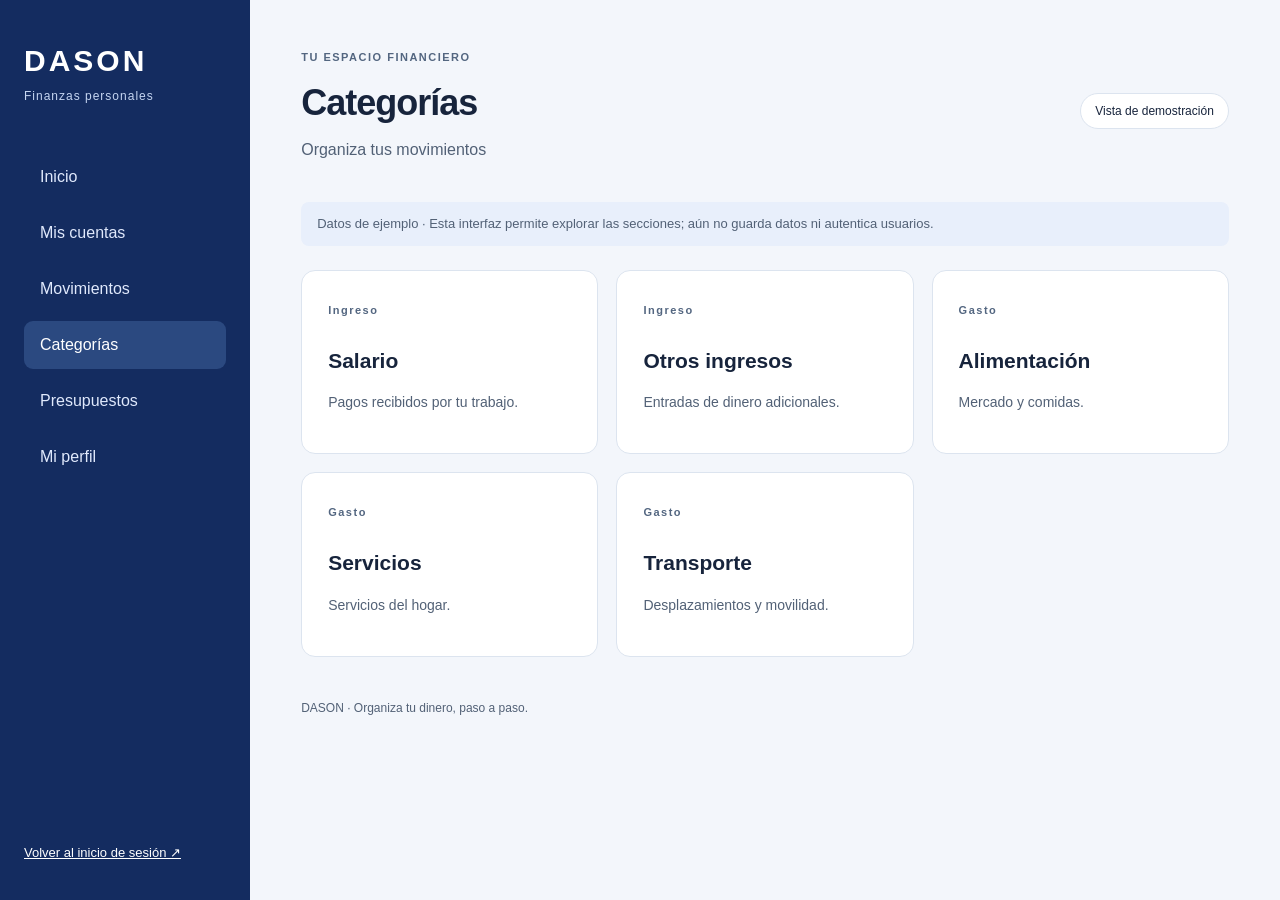
<file: Css/DASON /html/categorias.html>
<!doctype html>
<html lang="es">
    <head>
        <meta charset="UTF-8" />
        <meta name="viewport" content="width=device-width, initial-scale=1" />
        <title>Categorías | DASON</title>
        <link rel="stylesheet" href="../Css/panel.css" />
    </head>
    <body>
        <a class="skip" href="#contenido">Saltar al contenido</a>
        <!-- Barra lateral: marca y navegación entre secciones. -->
        <aside class="sidebar">
            <a class="brand" href="panel.html">
                DASON
                <span>Finanzas personales</span>
            </a>
            <nav aria-label="Navegación principal">
                <a href="panel.html">Inicio</a>
                <a href="cuentas.html">Mis cuentas</a>
                <a href="movimientos.html">Movimientos</a>
                <a href="categorias.html" aria-current="page">Categorías</a>
                <a href="presupuestos.html">Presupuestos</a>
                <a href="perfil.html">Mi perfil</a>
            </nav>
            <a class="exit" href="../index.html">Volver al inicio de sesión ↗</a>
        </aside>
        <!-- Contenido principal de esta página. -->
        <main id="contenido">
            <!-- Encabezado y estado de la demostración. -->
            <header>
                <div>
                    <span class="eyebrow">TU ESPACIO FINANCIERO</span>
                    <h1>Categorías</h1>
                    <p>Organiza tus movimientos</p>
                </div>
                <span class="badge">Vista de demostración</span>
            </header>
            <p class="notice">
                Datos de ejemplo · Esta interfaz permite explorar las secciones; aún no guarda datos
                ni autentica usuarios.
            </p>
            <div class="cards">
                <article class="module">
                    <span class="eyebrow">Ingreso</span>
                    <h2>Salario</h2>
                    <p>Pagos recibidos por tu trabajo.</p>
                </article>
                <article class="module">
                    <span class="eyebrow">Ingreso</span>
                    <h2>Otros ingresos</h2>
                    <p>Entradas de dinero adicionales.</p>
                </article>
                <article class="module">
                    <span class="eyebrow">Gasto</span>
                    <h2>Alimentación</h2>
                    <p>Mercado y comidas.</p>
                </article>
                <article class="module">
                    <span class="eyebrow">Gasto</span>
                    <h2>Servicios</h2>
                    <p>Servicios del hogar.</p>
                </article>
                <article class="module">
                    <span class="eyebrow">Gasto</span>
                    <h2>Transporte</h2>
                    <p>Desplazamientos y movilidad.</p>
                </article>
            </div>
            <!-- Pie de página compartido. -->
            <footer>DASON · Organiza tu dinero, paso a paso.</footer>
        </main>
    </body>
</html>
</file>
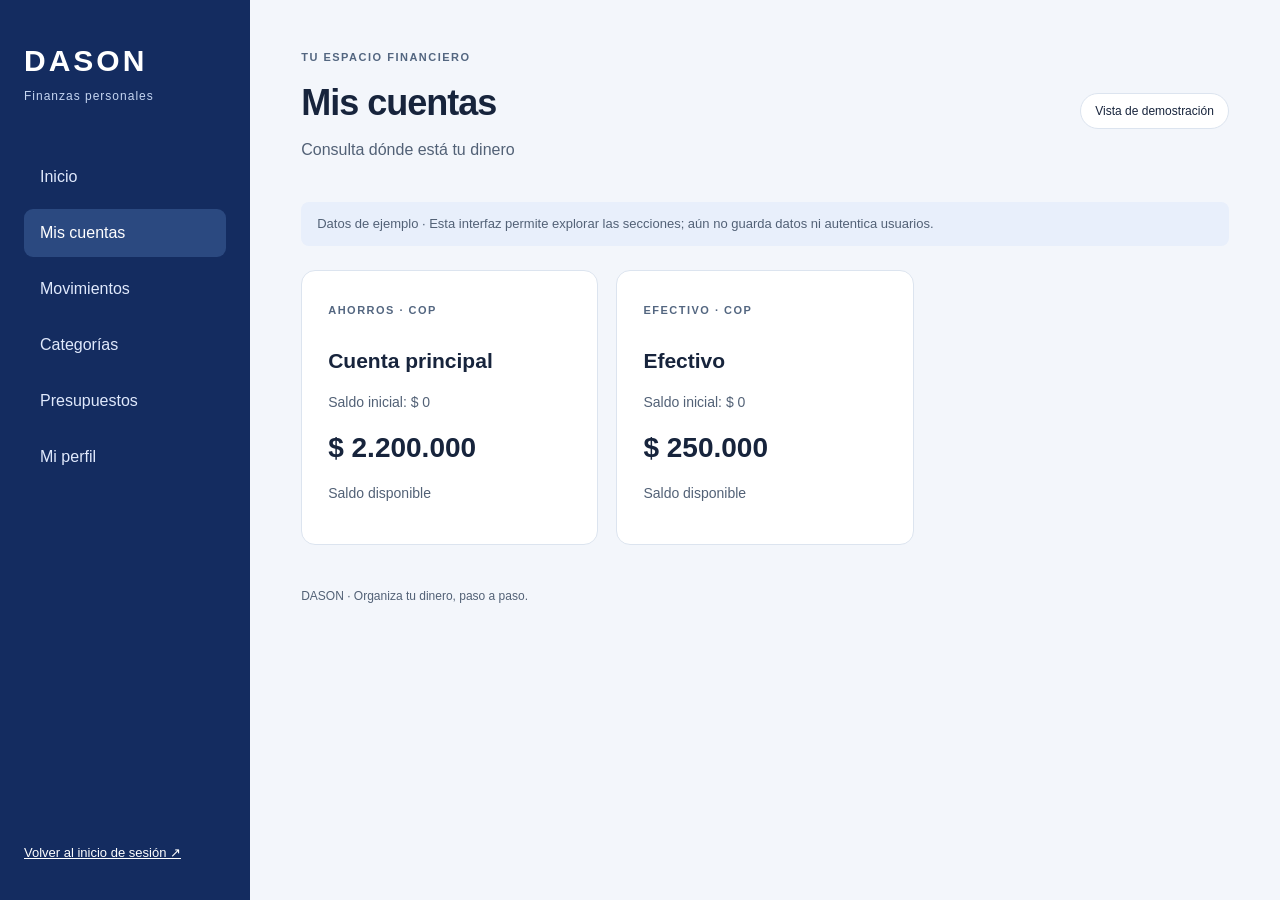
<file: Css/DASON /html/cuentas.html>
<!doctype html>
<html lang="es">
    <head>
        <meta charset="UTF-8" />
        <meta name="viewport" content="width=device-width, initial-scale=1" />
        <title>Mis cuentas | DASON</title>
        <link rel="stylesheet" href="../Css/panel.css" />
    </head>
    <body>
        <a class="skip" href="#contenido">Saltar al contenido</a>
        <!-- Barra lateral: marca y navegación entre secciones. -->
        <aside class="sidebar">
            <a class="brand" href="panel.html">
                DASON
                <span>Finanzas personales</span>
            </a>
            <nav aria-label="Navegación principal">
                <a href="panel.html">Inicio</a>
                <a href="cuentas.html" aria-current="page">Mis cuentas</a>
                <a href="movimientos.html">Movimientos</a>
                <a href="categorias.html">Categorías</a>
                <a href="presupuestos.html">Presupuestos</a>
                <a href="perfil.html">Mi perfil</a>
            </nav>
            <a class="exit" href="../index.html">Volver al inicio de sesión ↗</a>
        </aside>
        <!-- Contenido principal de esta página. -->
        <main id="contenido">
            <!-- Encabezado y estado de la demostración. -->
            <header>
                <div>
                    <span class="eyebrow">TU ESPACIO FINANCIERO</span>
                    <h1>Mis cuentas</h1>
                    <p>Consulta dónde está tu dinero</p>
                </div>
                <span class="badge">Vista de demostración</span>
            </header>
            <p class="notice">
                Datos de ejemplo · Esta interfaz permite explorar las secciones; aún no guarda datos
                ni autentica usuarios.
            </p>
            <div class="cards">
                <article class="module">
                    <span class="eyebrow">AHORROS · COP</span>
                    <h2>Cuenta principal</h2>
                    <p>Saldo inicial: $ 0</p>
                    <strong class="amount">$ 2.200.000</strong>
                    <p>Saldo disponible</p>
                </article>
                <article class="module">
                    <span class="eyebrow">EFECTIVO · COP</span>
                    <h2>Efectivo</h2>
                    <p>Saldo inicial: $ 0</p>
                    <strong class="amount">$ 250.000</strong>
                    <p>Saldo disponible</p>
                </article>
            </div>
            <!-- Pie de página compartido. -->
            <footer>DASON · Organiza tu dinero, paso a paso.</footer>
        </main>
    </body>
</html>
</file>
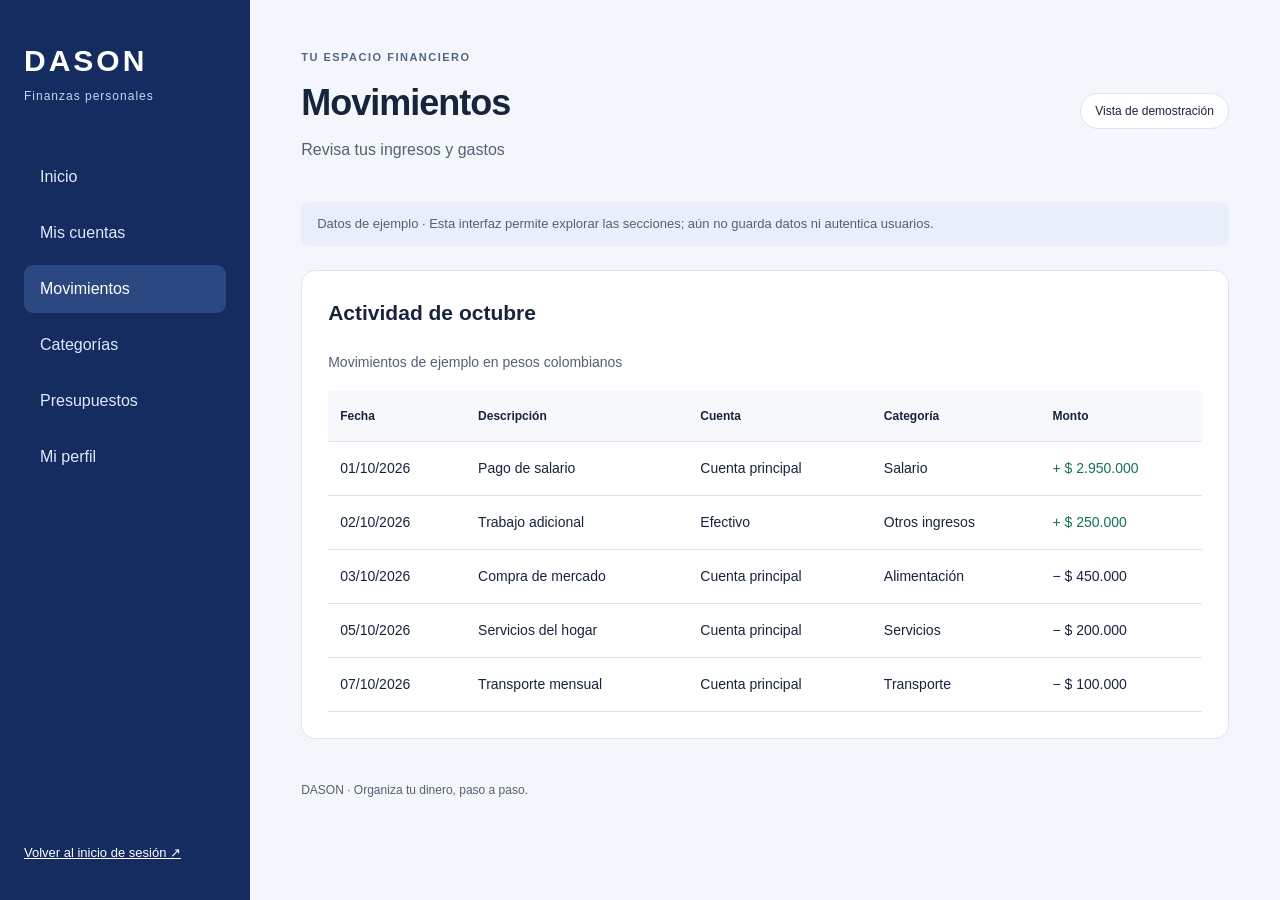
<file: Css/DASON /html/movimientos.html>
<!doctype html>
<html lang="es">
    <head>
        <meta charset="UTF-8" />
        <meta name="viewport" content="width=device-width, initial-scale=1" />
        <title>Movimientos | DASON</title>
        <link rel="stylesheet" href="../Css/panel.css" />
    </head>
    <body>
        <a class="skip" href="#contenido">Saltar al contenido</a>
        <!-- Barra lateral: marca y navegación entre secciones. -->
        <aside class="sidebar">
            <a class="brand" href="panel.html">
                DASON
                <span>Finanzas personales</span>
            </a>
            <nav aria-label="Navegación principal">
                <a href="panel.html">Inicio</a>
                <a href="cuentas.html">Mis cuentas</a>
                <a href="movimientos.html" aria-current="page">Movimientos</a>
                <a href="categorias.html">Categorías</a>
                <a href="presupuestos.html">Presupuestos</a>
                <a href="perfil.html">Mi perfil</a>
            </nav>
            <a class="exit" href="../index.html">Volver al inicio de sesión ↗</a>
        </aside>
        <!-- Contenido principal de esta página. -->
        <main id="contenido">
            <!-- Encabezado y estado de la demostración. -->
            <header>
                <div>
                    <span class="eyebrow">TU ESPACIO FINANCIERO</span>
                    <h1>Movimientos</h1>
                    <p>Revisa tus ingresos y gastos</p>
                </div>
                <span class="badge">Vista de demostración</span>
            </header>
            <p class="notice">
                Datos de ejemplo · Esta interfaz permite explorar las secciones; aún no guarda datos
                ni autentica usuarios.
            </p>
            <section class="sheet">
                <h2>Actividad de octubre</h2>
                <div class="table-scroll">
                    <table>
                        <caption>Movimientos de ejemplo en pesos colombianos</caption>
                        <thead>
                            <tr>
                                <th>Fecha</th>
                                <th>Descripción</th>
                                <th>Cuenta</th>
                                <th>Categoría</th>
                                <th>Monto</th>
                            </tr>
                        </thead>
                        <tbody>
                            <tr>
                                <td>01/10/2026</td>
                                <td>Pago de salario</td>
                                <td>Cuenta principal</td>
                                <td>Salario</td>
                                <td class="positive">+ $ 2.950.000</td>
                            </tr>
                            <tr>
                                <td>02/10/2026</td>
                                <td>Trabajo adicional</td>
                                <td>Efectivo</td>
                                <td>Otros ingresos</td>
                                <td class="positive">+ $ 250.000</td>
                            </tr>
                            <tr>
                                <td>03/10/2026</td>
                                <td>Compra de mercado</td>
                                <td>Cuenta principal</td>
                                <td>Alimentación</td>
                                <td>− $ 450.000</td>
                            </tr>
                            <tr>
                                <td>05/10/2026</td>
                                <td>Servicios del hogar</td>
                                <td>Cuenta principal</td>
                                <td>Servicios</td>
                                <td>− $ 200.000</td>
                            </tr>
                            <tr>
                                <td>07/10/2026</td>
                                <td>Transporte mensual</td>
                                <td>Cuenta principal</td>
                                <td>Transporte</td>
                                <td>− $ 100.000</td>
                            </tr>
                        </tbody>
                    </table>
                </div>
            </section>
            <!-- Pie de página compartido. -->
            <footer>DASON · Organiza tu dinero, paso a paso.</footer>
        </main>
    </body>
</html>
</file>
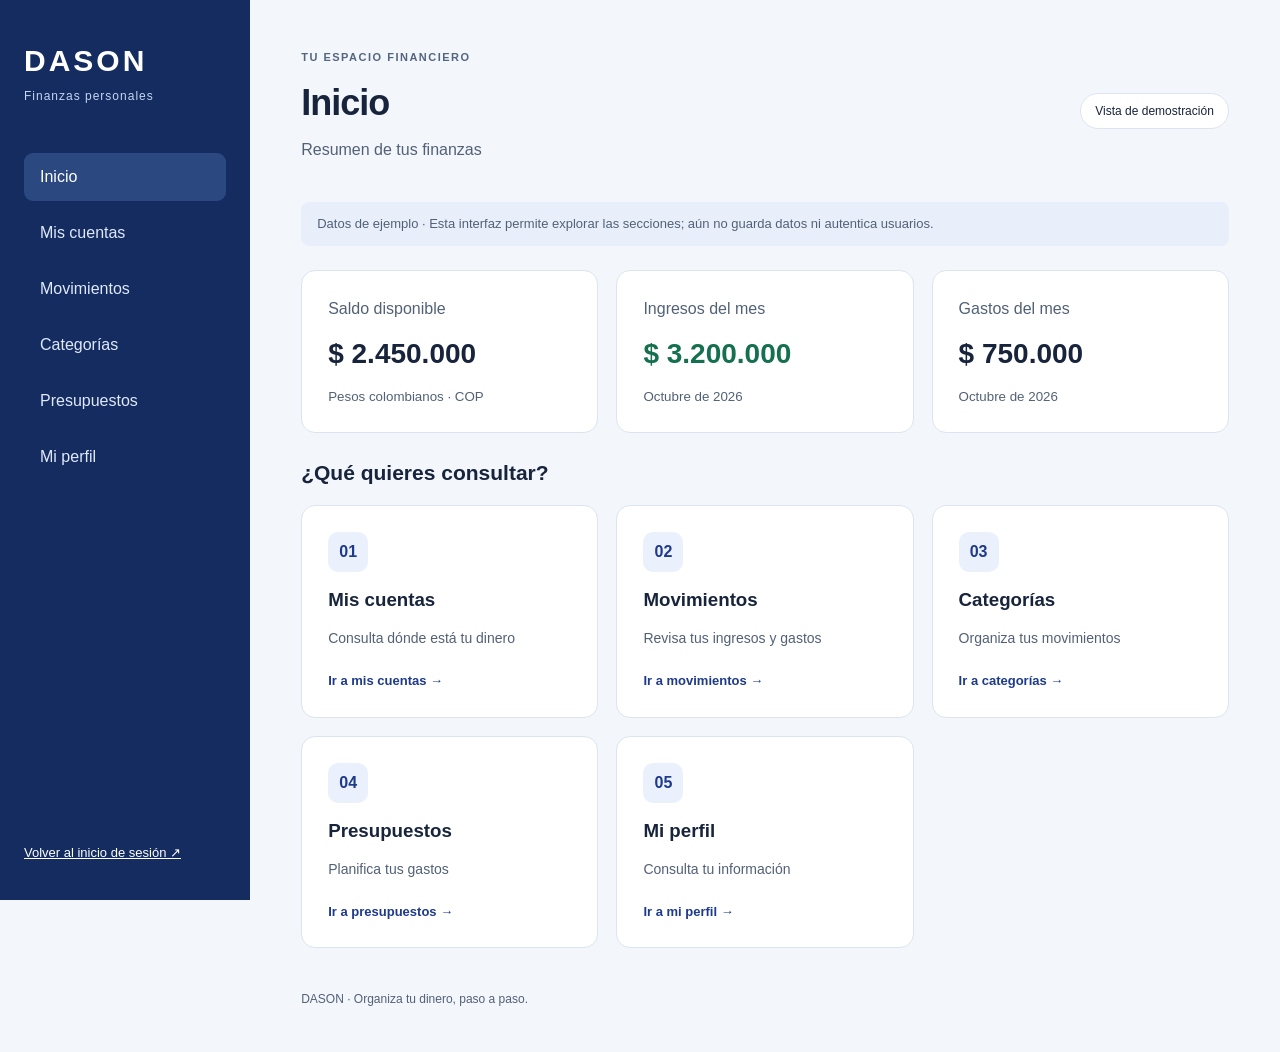
<file: Css/DASON /html/panel.html>
<!DOCTYPE html>
<html lang="es"><head><meta charset="UTF-8"><meta name="viewport" content="width=device-width, initial-scale=1"><title>Inicio | DASON</title><link rel="stylesheet" href="../Css/panel.css"></head>
<body><a class="skip" href="#contenido">Saltar al contenido</a><aside class="sidebar"><a class="brand" href="panel.html">DASON<span>Finanzas personales</span></a><nav aria-label="Navegación principal"><a href="panel.html" aria-current="page">Inicio</a><a href="cuentas.html">Mis cuentas</a><a href="movimientos.html">Movimientos</a><a href="categorias.html">Categorías</a><a href="presupuestos.html">Presupuestos</a><a href="perfil.html">Mi perfil</a></nav><a class="exit" href="../index.html">Volver al inicio de sesión ↗</a></aside><main id="contenido"><header><div><span class="eyebrow">TU ESPACIO FINANCIERO</span><h1>Inicio</h1><p>Resumen de tus finanzas</p></div><span class="badge">Vista de demostración</span></header><p class="notice">Datos de ejemplo · Esta interfaz permite explorar las secciones; aún no guarda datos ni autentica usuarios.</p><div class="stats"><article><span>Saldo disponible</span><strong>$ 2.450.000</strong><small>Pesos colombianos · COP</small></article><article><span>Ingresos del mes</span><strong class="positive">$ 3.200.000</strong><small>Octubre de 2026</small></article><article><span>Gastos del mes</span><strong>$ 750.000</strong><small>Octubre de 2026</small></article></div><h2>¿Qué quieres consultar?</h2><div class="cards"><a class="module" href="cuentas.html"><span class="module-icon">01</span><h3>Mis cuentas</h3><p>Consulta dónde está tu dinero</p><span class="go">Ir a mis cuentas →</span></a><a class="module" href="movimientos.html"><span class="module-icon">02</span><h3>Movimientos</h3><p>Revisa tus ingresos y gastos</p><span class="go">Ir a movimientos →</span></a><a class="module" href="categorias.html"><span class="module-icon">03</span><h3>Categorías</h3><p>Organiza tus movimientos</p><span class="go">Ir a categorías →</span></a><a class="module" href="presupuestos.html"><span class="module-icon">04</span><h3>Presupuestos</h3><p>Planifica tus gastos</p><span class="go">Ir a presupuestos →</span></a><a class="module" href="perfil.html"><span class="module-icon">05</span><h3>Mi perfil</h3><p>Consulta tu información</p><span class="go">Ir a mi perfil →</span></a></div><footer>DASON · Organiza tu dinero, paso a paso.</footer></main></body></html>
</file>
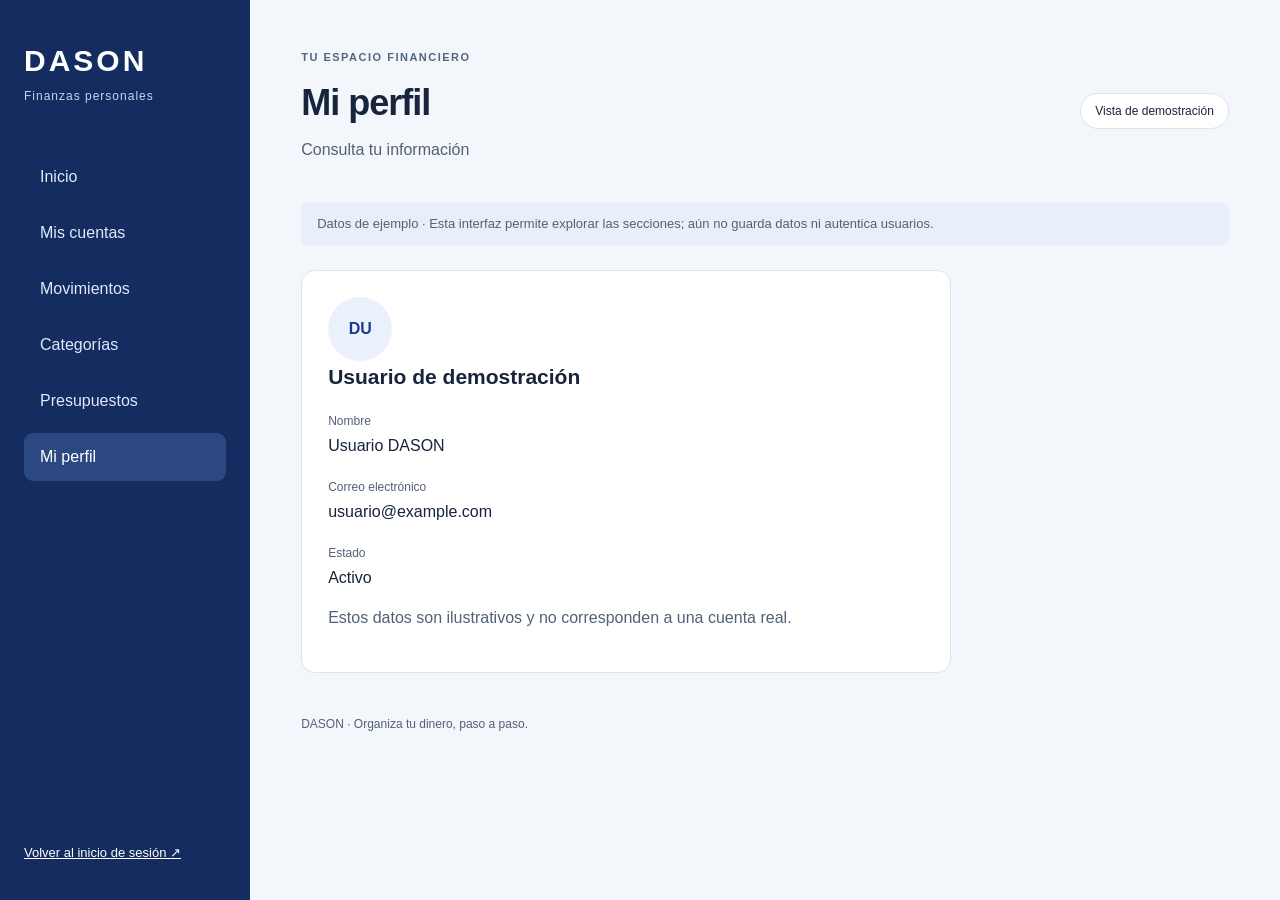
<file: Css/DASON /html/perfil.html>
<!doctype html>
<html lang="es">
    <head>
        <meta charset="UTF-8" />
        <meta name="viewport" content="width=device-width, initial-scale=1" />
        <title>Mi perfil | DASON</title>
        <link rel="stylesheet" href="../Css/panel.css" />
    </head>
    <body>
        <a class="skip" href="#contenido">Saltar al contenido</a>
        <!-- Barra lateral: marca y navegación entre secciones. -->
        <aside class="sidebar">
            <a class="brand" href="panel.html">
                DASON
                <span>Finanzas personales</span>
            </a>
            <nav aria-label="Navegación principal">
                <a href="panel.html">Inicio</a>
                <a href="cuentas.html">Mis cuentas</a>
                <a href="movimientos.html">Movimientos</a>
                <a href="categorias.html">Categorías</a>
                <a href="presupuestos.html">Presupuestos</a>
                <a href="perfil.html" aria-current="page">Mi perfil</a>
            </nav>
            <a class="exit" href="../index.html">Volver al inicio de sesión ↗</a>
        </aside>
        <!-- Contenido principal de esta página. -->
        <main id="contenido">
            <!-- Encabezado y estado de la demostración. -->
            <header>
                <div>
                    <span class="eyebrow">TU ESPACIO FINANCIERO</span>
                    <h1>Mi perfil</h1>
                    <p>Consulta tu información</p>
                </div>
                <span class="badge">Vista de demostración</span>
            </header>
            <p class="notice">
                Datos de ejemplo · Esta interfaz permite explorar las secciones; aún no guarda datos
                ni autentica usuarios.
            </p>
            <section class="sheet profile">
                <span class="avatar">DU</span>
                <h2>Usuario de demostración</h2>
                <dl>
                    <dt>Nombre</dt>
                    <dd>Usuario DASON</dd>
                    <dt>Correo electrónico</dt>
                    <dd>usuario@example.com</dd>
                    <dt>Estado</dt>
                    <dd>Activo</dd>
                </dl>
                <p>Estos datos son ilustrativos y no corresponden a una cuenta real.</p>
            </section>
            <!-- Pie de página compartido. -->
            <footer>DASON · Organiza tu dinero, paso a paso.</footer>
        </main>
    </body>
</html>
</file>
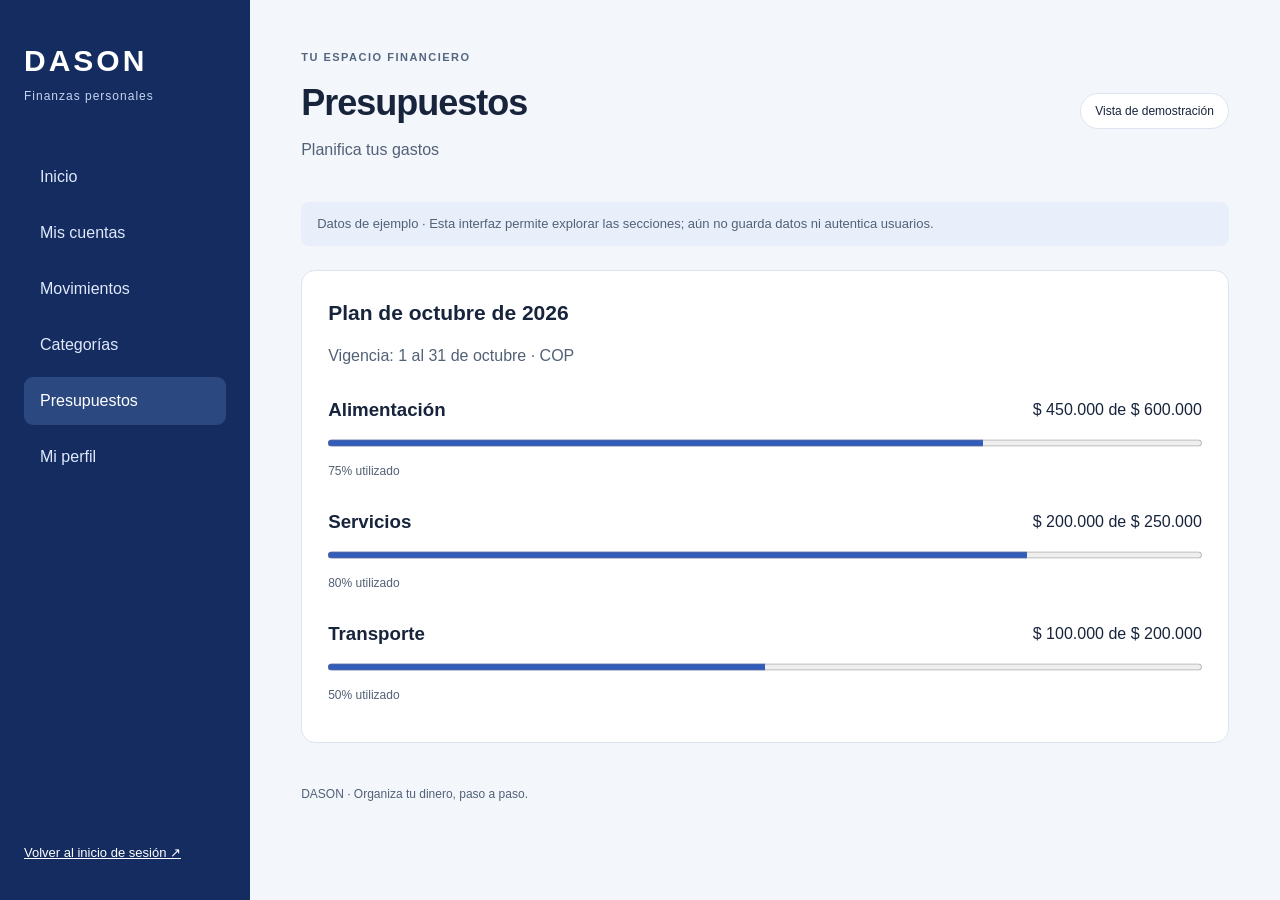
<file: Css/DASON /html/presupuestos.html>
<!doctype html>
<html lang="es">
    <head>
        <meta charset="UTF-8" />
        <meta name="viewport" content="width=device-width, initial-scale=1" />
        <title>Presupuestos | DASON</title>
        <link rel="stylesheet" href="../Css/panel.css" />
    </head>
    <body>
        <a class="skip" href="#contenido">Saltar al contenido</a>
        <!-- Barra lateral: marca y navegación entre secciones. -->
        <aside class="sidebar">
            <a class="brand" href="panel.html">
                DASON
                <span>Finanzas personales</span>
            </a>
            <nav aria-label="Navegación principal">
                <a href="panel.html">Inicio</a>
                <a href="cuentas.html">Mis cuentas</a>
                <a href="movimientos.html">Movimientos</a>
                <a href="categorias.html">Categorías</a>
                <a href="presupuestos.html" aria-current="page">Presupuestos</a>
                <a href="perfil.html">Mi perfil</a>
            </nav>
            <a class="exit" href="../index.html">Volver al inicio de sesión ↗</a>
        </aside>
        <!-- Contenido principal de esta página. -->
        <main id="contenido">
            <!-- Encabezado y estado de la demostración. -->
            <header>
                <div>
                    <span class="eyebrow">TU ESPACIO FINANCIERO</span>
                    <h1>Presupuestos</h1>
                    <p>Planifica tus gastos</p>
                </div>
                <span class="badge">Vista de demostración</span>
            </header>
            <p class="notice">
                Datos de ejemplo · Esta interfaz permite explorar las secciones; aún no guarda datos
                ni autentica usuarios.
            </p>
            <section class="sheet">
                <h2>Plan de octubre de 2026</h2>
                <p>Vigencia: 1 al 31 de octubre · COP</p>
                <div class="budget">
                    <div>
                        <h3>Alimentación</h3>
                        <span>$ 450.000 de $ 600.000</span>
                    </div>
                    <progress
                        value="75"
                        max="100"
                        aria-label="Presupuesto de Alimentación: 75% utilizado"
                    >
                        75%
                    </progress>
                    <p>75% utilizado</p>
                </div>
                <div class="budget">
                    <div>
                        <h3>Servicios</h3>
                        <span>$ 200.000 de $ 250.000</span>
                    </div>
                    <progress
                        value="80"
                        max="100"
                        aria-label="Presupuesto de Servicios: 80% utilizado"
                    >
                        80%
                    </progress>
                    <p>80% utilizado</p>
                </div>
                <div class="budget">
                    <div>
                        <h3>Transporte</h3>
                        <span>$ 100.000 de $ 200.000</span>
                    </div>
                    <progress
                        value="50"
                        max="100"
                        aria-label="Presupuesto de Transporte: 50% utilizado"
                    >
                        50%
                    </progress>
                    <p>50% utilizado</p>
                </div>
            </section>
            <!-- Pie de página compartido. -->
            <footer>DASON · Organiza tu dinero, paso a paso.</footer>
        </main>
    </body>
</html>
</file>
<file: Css/DASON /Css/panel.css>
/* Estilos del panel y de sus secciones. */

/* Variables de colores. */
:root {
    --blue: #1e3a8a;
    --ink: #17243c;
    --muted: #526176;
    --line: #dce4ef;
    --bg: #f3f6fb;
}
/* Configuración general. */
* {
    box-sizing: border-box;
}
body {
    margin: 0;
    background: var(--bg);
    color: var(--ink);
    font-family: "Segoe UI", Arial, sans-serif;
    line-height: 1.5;
}
a {
    color: inherit;
}
/* Barra lateral y navegación. */
.sidebar {
    position: fixed;
    inset: 0 auto 0 0;
    width: 250px;
    background: #142c60;
    color: white;
    padding: 38px 24px;
    display: flex;
    flex-direction: column;
}
.brand {
    text-decoration: none;
    font-size: 30px;
    font-weight: 800;
    letter-spacing: 3px;
}
.brand span {
    display: block;
    font-size: 12px;
    font-weight: 400;
    letter-spacing: 1px;
    color: #c5d5f1;
    margin-top: 4px;
}
nav {
    display: grid;
    gap: 8px;
    margin-top: 48px;
}
nav a {
    padding: 12px 16px;
    border-radius: 9px;
    text-decoration: none;
    color: #e0e9fc;
}
nav a:hover,
nav a[aria-current] {
    background: #2b4980;
    color: white;
}
.exit {
    margin-top: auto;
    font-size: 13px;
    padding-top: 30px;
}
/* Contenido principal y encabezado. */
main {
    margin-left: 250px;
    padding: 44px clamp(20px, 4vw, 64px);
    max-width: 1600px;
}
header {
    display: flex;
    justify-content: space-between;
    gap: 20px;
    align-items: center;
}
h1 {
    font-size: 36px;
    letter-spacing: -1px;
    margin: 8px 0;
}
h2 {
    font-size: 21px;
    margin: 24px 0 16px;
}
h3 {
    margin: 14px 0 8px;
}
p {
    color: var(--muted);
}
header p {
    margin-top: 0;
}
.eyebrow {
    font-size: 11px;
    letter-spacing: 1.5px;
    font-weight: 700;
    color: #536680;
}
.badge {
    border: 1px solid var(--line);
    background: white;
    border-radius: 30px;
    padding: 8px 14px;
    font-size: 12px;
    white-space: nowrap;
}
.notice {
    font-size: 13px;
    background: #e8effb;
    border-radius: 8px;
    padding: 12px 16px;
    margin: 24px 0;
}
/* Tarjetas de resumen financiero. */
.stats {
    display: grid;
    grid-template-columns: repeat(3, 1fr);
    gap: 18px;
}
.stats article,
.module,
.sheet {
    background: white;
    border: 1px solid var(--line);
    border-radius: 14px;
    padding: 26px;
}
.stats span,
.stats small {
    display: block;
    color: var(--muted);
}
.stats strong {
    display: block;
    font-size: 28px;
    margin: 12px 0;
}
.positive {
    color: #15704f;
}
/* Accesos a los módulos. */
.cards {
    display: grid;
    grid-template-columns: repeat(3, minmax(0, 1fr));
    gap: 18px;
}
.module {
    text-decoration: none;
}
.module p {
    font-size: 14px;
}
.module-icon {
    display: inline-grid;
    place-items: center;
    width: 40px;
    height: 40px;
    background: #eaf0fc;
    border-radius: 10px;
    color: var(--blue);
    font-weight: 700;
}
.go {
    display: block;
    margin-top: 22px;
    font-size: 13px;
    font-weight: 600;
    color: var(--blue);
}
a.module:hover {
    border-color: #547ec7;
    background: #fafcff;
}
.amount {
    font-size: 28px;
}
.sheet h2 {
    margin-top: 0;
}
/* Tabla de movimientos. */
.table-scroll {
    overflow: auto;
}
table {
    width: 100%;
    border-collapse: collapse;
    text-align: left;
    font-size: 14px;
}
caption {
    text-align: left;
    color: var(--muted);
    margin: 8px 0 18px;
}
th,
td {
    padding: 16px 12px;
    border-bottom: 1px solid var(--line);
    white-space: nowrap;
}
th {
    background: #f6f8fc;
    font-size: 12px;
}
/* Indicadores de presupuesto. */
.budget {
    margin-top: 28px;
}
.budget > div {
    display: flex;
    justify-content: space-between;
    gap: 14px;
    align-items: center;
}
.budget h3 {
    margin: 0;
}
.budget p {
    font-size: 12px;
}
progress {
    display: block;
    width: 100%;
    height: 14px;
    margin-top: 12px;
    accent-color: #315cbc;
}
/* Perfil del usuario. */
.profile {
    max-width: 650px;
}
.avatar {
    display: grid;
    place-items: center;
    width: 64px;
    height: 64px;
    border-radius: 50%;
    background: #eaf0fc;
    color: var(--blue);
    font-weight: 700;
}
dt {
    font-size: 12px;
    color: var(--muted);
    margin-top: 20px;
}
dd {
    margin: 4px 0;
}
footer {
    margin-top: 42px;
    font-size: 12px;
    color: var(--muted);
}
/* Accesibilidad y navegación con teclado. */
a:focus-visible {
    outline: 3px solid #5c99ef;
    outline-offset: 4px;
}
.skip {
    position: absolute;
    top: -100px;
    left: 20px;
    padding: 12px;
    background: white;
    z-index: 10;
}
.skip:focus {
    top: 12px;
}
/* Adaptación para pantallas medianas. */
@media (max-width: 1100px) {
    .cards {
        grid-template-columns: repeat(2, minmax(0, 1fr));
    }
    .stats strong {
        font-size: 22px;
    }
}
/* Adaptación para celulares. */
@media (max-width: 760px) {
    .sidebar {
        position: static;
        width: auto;
        padding: 20px;
    }
    nav {
        grid-template-columns: repeat(3, 1fr);
        margin-top: 20px;
        gap: 4px;
    }
    nav a {
        padding: 10px 5px;
        font-size: 12px;
        text-align: center;
    }
    .exit {
        padding-top: 18px;
    }
    main {
        margin: 0;
        padding: 24px 18px;
    }
    header {
        align-items: flex-start;
        flex-direction: column;
        gap: 4px;
    }
    h1 {
        font-size: 30px;
    }
    .stats,
    .cards {
        grid-template-columns: 1fr;
    }
    .budget > div {
        align-items: flex-start;
        flex-direction: column;
        gap: 5px;
    }
}
</file>
